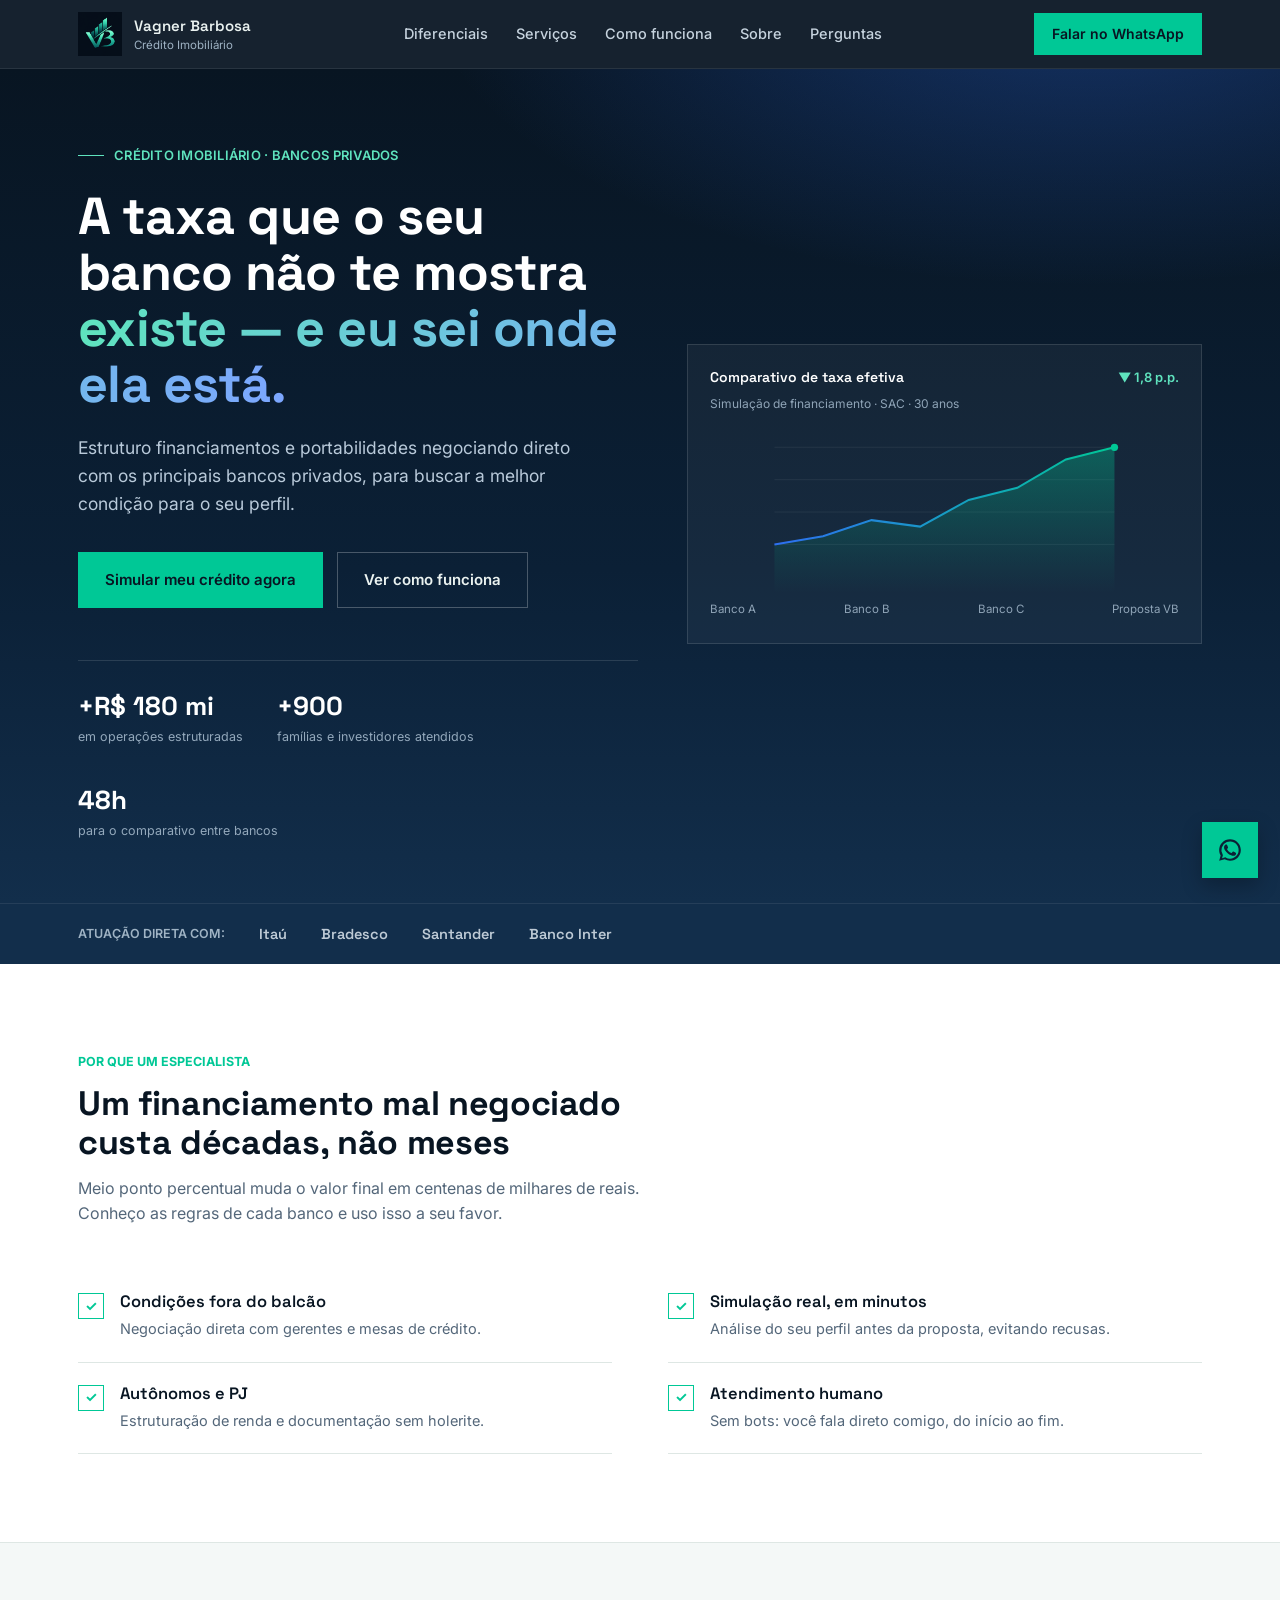
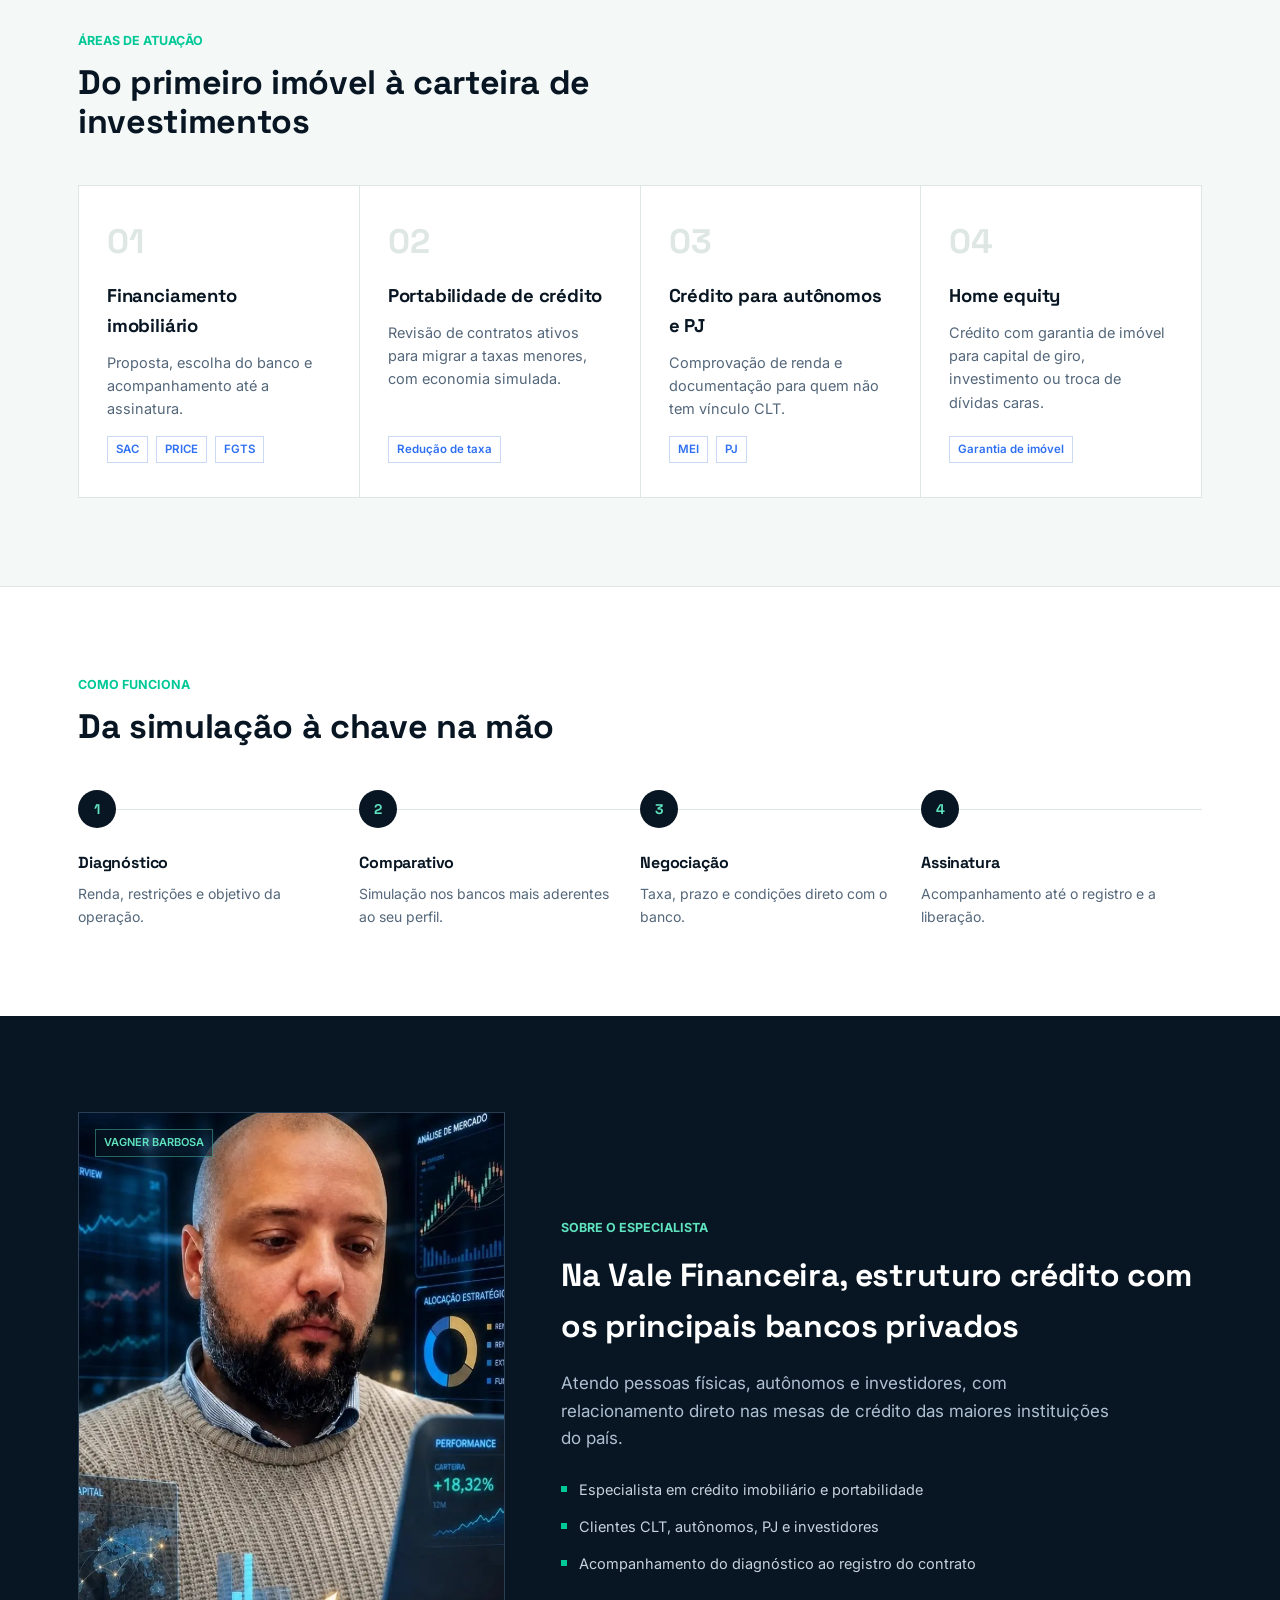
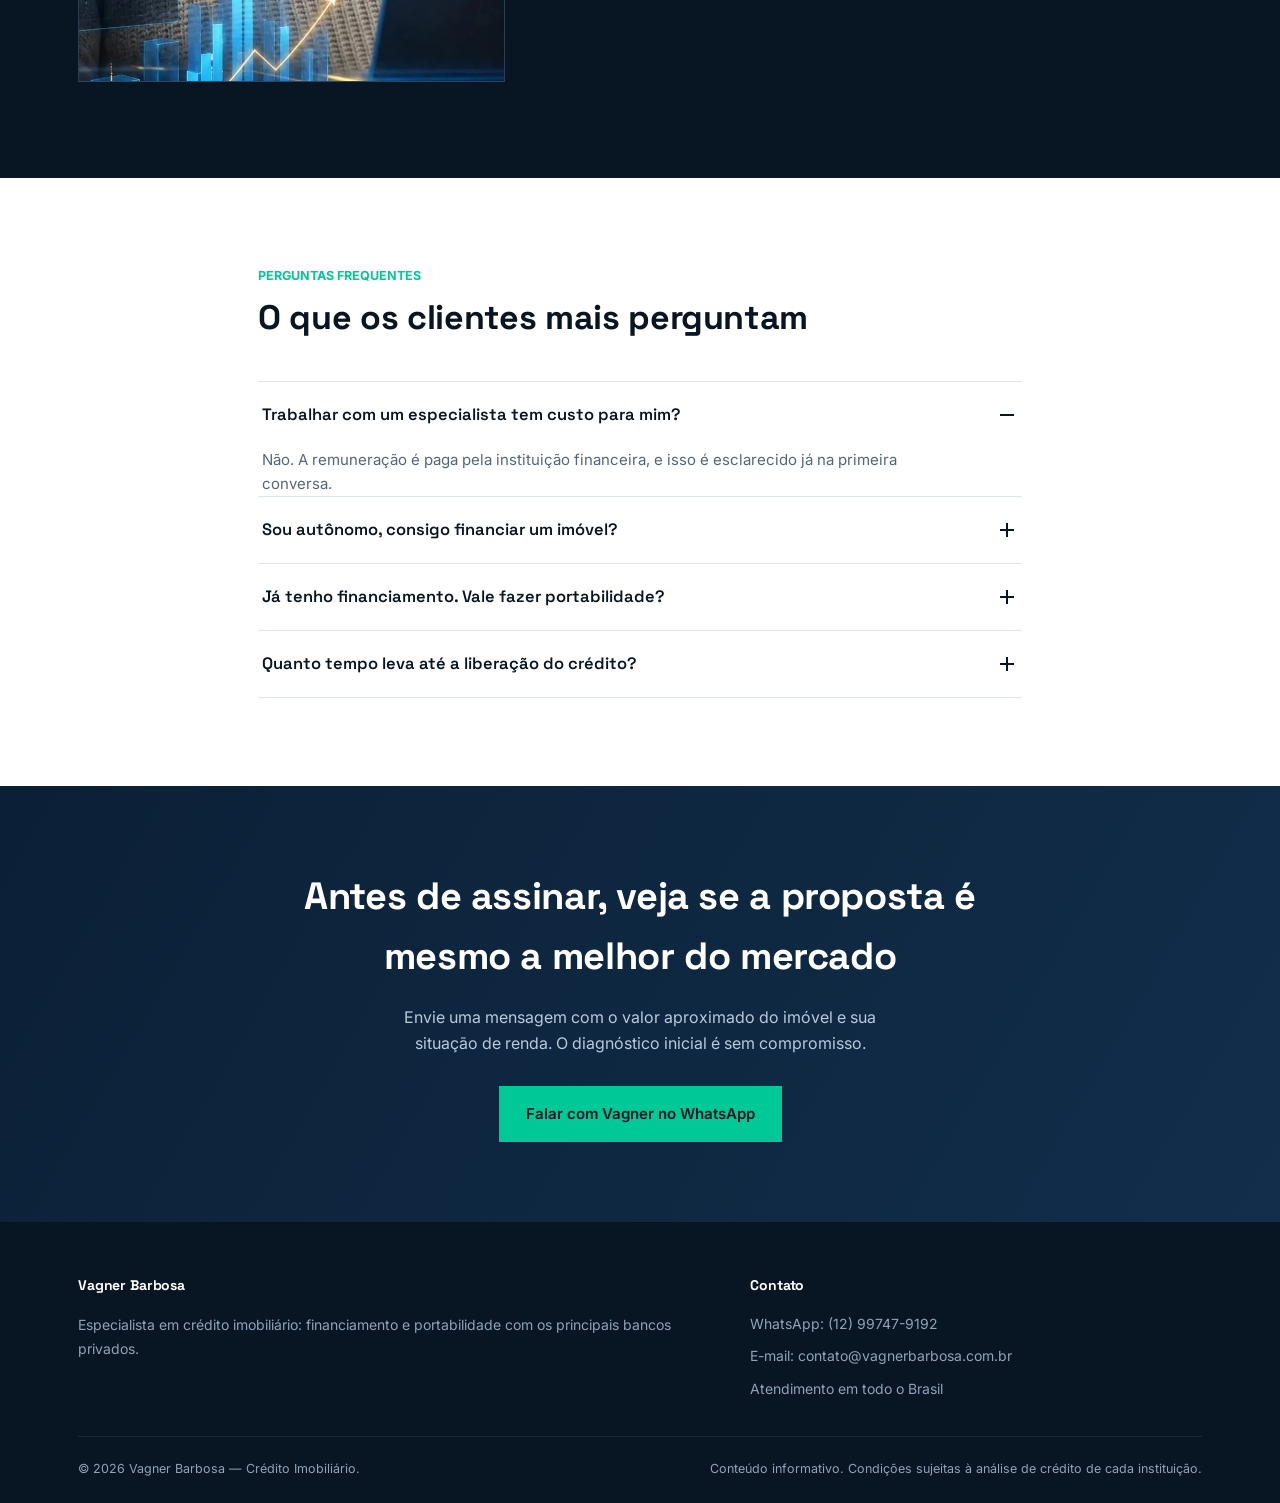
<file: index.html>
<!DOCTYPE html>
<html lang="pt-BR">
<head>
<meta charset="UTF-8">
<meta name="viewport" content="width=device-width, initial-scale=1.0">
<title>Vagner Barbosa | Especialista em Crédito Imobiliário</title>
<link rel="preconnect" href="https://fonts.googleapis.com">
<link href="https://fonts.googleapis.com/css2?family=Space+Grotesk:wght@400;500;600;700&family=Inter:wght@400;500;600;700&display=swap" rel="stylesheet">
<link rel="stylesheet" href="vagner-landing-styles.css">
<script src="vagner-landing-script.js" defer></script>
</head>
<body>

<header>
  <div class="header-inner">
    <div class="brand">
     
     <a href="#top">
       <img class="brand-logo" src="./image/vb-brand.png" alt="VB — Vagner Barbosa, Crédito Imobiliário">
       </a>
      <div class="brand-text">Vagner Barbosa<small>Crédito Imobiliário</small></div>
       
    </div>
    <nav>
      <a href="#diferenciais">Diferenciais</a>
      <a href="#servicos">Serviços</a>
      <a href="#processo">Como funciona</a>
      <a href="#sobre">Sobre</a>
      <a href="#faq">Perguntas</a>
    </nav>
    <a class="header-cta" href="https://wa.me/5512997479192?text=Ol%C3%A1%2C%20quero%20simular%20meu%20cr%C3%A9dito%20imobili%C3%A1rio" target="_blank" rel="noopener">Falar no WhatsApp</a>
  </div>
</header>

<section class="hero">
  <div class="hero-grid">
    <div>
      <div class="eyebrow-line reveal">CRÉDITO IMOBILIÁRIO · BANCOS PRIVADOS</div>
      <h1 class="reveal">A taxa que o seu banco não te mostra <em>existe — e eu sei onde ela está.</em></h1>
      <p class="lede reveal">Estruturo financiamentos e portabilidades negociando direto com os principais bancos privados, para buscar a melhor condição para o seu perfil.</p>
      <div class="hero-ctas reveal">
        <a class="btn-primary" href="https://wa.me/5512997479192?text=Ol%C3%A1%2C%20quero%20simular%20meu%20cr%C3%A9dito%20imobili%C3%A1rio" target="_blank" rel="noopener">Simular meu crédito agora</a>
        <a class="btn-ghost" href="#servicos">Ver como funciona</a>
      </div>
      <div class="hero-stats reveal">
        <div><b>+R$ 180 mi</b><span>em operações estruturadas</span></div>
        <div><b>+900</b><span>famílias e investidores atendidos</span></div>
        <div><b>48h</b><span>para o comparativo entre bancos</span></div>
      </div>
    </div>
    <div class="chart-card reveal">
      <div class="chart-card-head"><b>Comparativo de taxa efetiva</b><span>▼ 1,8 p.p.</span></div>
      <div class="chart-sub">Simulação de financiamento · SAC · 30 anos</div>
      <svg viewBox="0 0 420 210" width="100%" height="170" xmlns="http://www.w3.org/2000/svg">
        <defs>
          <linearGradient id="lineFill" x1="0" y1="0" x2="0" y2="1">
            <stop offset="0%" stop-color="#00C896" stop-opacity="0.35"/>
            <stop offset="100%" stop-color="#00C896" stop-opacity="0"/>
          </linearGradient>
          <linearGradient id="lineStroke" x1="0" y1="0" x2="1" y2="0">
            <stop offset="0%" stop-color="#2E6FF2"/>
            <stop offset="100%" stop-color="#00C896"/>
          </linearGradient>
        </defs>
        <g stroke="rgba(255,255,255,0.08)">
          <line x1="0" y1="30" x2="420" y2="30"/><line x1="0" y1="70" x2="420" y2="70"/>
          <line x1="0" y1="110" x2="420" y2="110"/><line x1="0" y1="150" x2="420" y2="150"/>
        </g>
        <path d="M0,150 L60,140 L120,120 L180,128 L240,95 L300,80 L360,45 L420,30 L420,210 L0,210 Z" fill="url(#lineFill)"/>
        <path d="M0,150 L60,140 L120,120 L180,128 L240,95 L300,80 L360,45 L420,30" fill="none" stroke="url(#lineStroke)" stroke-width="2.5"/>
        <circle cx="420" cy="30" r="4.5" fill="#00C896"/>
      </svg>
      <div class="chart-labels"><span>Banco A</span><span>Banco B</span><span>Banco C</span><span>Proposta VB</span></div>
    </div>
  </div>
</section>

<div class="bank-strip">
  <div class="wrap">
    <span class="label">ATUAÇÃO DIRETA COM:</span>
    <span class="bank-chip">Itaú</span>
    <span class="bank-chip">Bradesco</span>
    <span class="bank-chip">Santander</span>
    <span class="bank-chip">Banco Inter</span>
  </div>
</div>

<section class="diff-section" id="diferenciais">
  <div class="wrap">
    <div class="section-head reveal">
      <span class="kicker">POR QUE UM ESPECIALISTA</span>
      <h2>Um financiamento mal negociado custa décadas, não meses</h2>
      <p>Meio ponto percentual muda o valor final em centenas de milhares de reais. Conheço as regras de cada banco e uso isso a seu favor.</p>
    </div>
    <ul class="checklist">
      <li class="reveal reveal-stagger" style="--i:0">
        <span class="check-ico">✓</span>
        <div><strong>Condições fora do balcão</strong><span>Negociação direta com gerentes e mesas de crédito.</span></div>
      </li>
      <li class="reveal reveal-stagger" style="--i:1">
        <span class="check-ico">✓</span>
        <div><strong>Simulação real, em minutos</strong><span>Análise do seu perfil antes da proposta, evitando recusas.</span></div>
      </li>
      <li class="reveal reveal-stagger" style="--i:2">
        <span class="check-ico">✓</span>
        <div><strong>Autônomos e PJ</strong><span>Estruturação de renda e documentação sem holerite.</span></div>
      </li>
      <li class="reveal reveal-stagger" style="--i:3">
        <span class="check-ico">✓</span>
        <div><strong>Atendimento humano</strong><span>Sem bots: você fala direto comigo, do início ao fim.</span></div>
      </li>
    </ul>
  </div>
</section>

<section class="services" id="servicos">
  <div class="wrap">
    <div class="section-head reveal">
      <span class="kicker">ÁREAS DE ATUAÇÃO</span>
      <h2>Do primeiro imóvel à carteira de investimentos</h2>
    </div>
    <div class="services-grid">
      <div class="service-card reveal reveal-stagger" style="--i:0">
        <div class="service-num">01</div>
        <h3>Financiamento imobiliário</h3>
        <p>Proposta, escolha do banco e acompanhamento até a assinatura.</p>
        <div class="tags"><span>SAC</span><span>PRICE</span><span>FGTS</span></div>
      </div>
      <div class="service-card reveal reveal-stagger" style="--i:1">
        <div class="service-num">02</div>
        <h3>Portabilidade de crédito</h3>
        <p>Revisão de contratos ativos para migrar a taxas menores, com economia simulada.</p>
        <div class="tags"><span>Redução de taxa</span></div>
      </div>
      <div class="service-card reveal reveal-stagger" style="--i:2">
        <div class="service-num">03</div>
        <h3>Crédito para autônomos e PJ</h3>
        <p>Comprovação de renda e documentação para quem não tem vínculo CLT.</p>
        <div class="tags"><span>MEI</span><span>PJ</span></div>
      </div>
      <div class="service-card reveal reveal-stagger" style="--i:3">
        <div class="service-num">04</div>
        <h3>Home equity</h3>
        <p>Crédito com garantia de imóvel para capital de giro, investimento ou troca de dívidas caras.</p>
        <div class="tags"><span>Garantia de imóvel</span></div>
      </div>
    </div>
  </div>
</section>

<section class="process" id="processo">
  <div class="wrap">
    <div class="section-head reveal">
      <span class="kicker">COMO FUNCIONA</span>
      <h2>Da simulação à chave na mão</h2>
    </div>
    <div class="process-list">
      <div class="process-step reveal reveal-stagger" style="--i:0"><div class="dot">1</div><h4>Diagnóstico</h4><p>Renda, restrições e objetivo da operação.</p></div>
      <div class="process-step reveal reveal-stagger" style="--i:1"><div class="dot">2</div><h4>Comparativo</h4><p>Simulação nos bancos mais aderentes ao seu perfil.</p></div>
      <div class="process-step reveal reveal-stagger" style="--i:2"><div class="dot">3</div><h4>Negociação</h4><p>Taxa, prazo e condições direto com o banco.</p></div>
      <div class="process-step reveal reveal-stagger" style="--i:3"><div class="dot">4</div><h4>Assinatura</h4><p>Acompanhamento até o registro e a liberação.</p></div>
    </div>
  </div>
</section>

<section class="about" id="sobre">
  <div class="wrap about-grid">
    <div class="about-photo reveal">
      <span class="frame-tag">VAGNER BARBOSA</span>
      <img src="./image/vag-fin.jpg" alt="Foto de Vagner Barbosa" onerror="this.parentElement.classList.add('no-photo')">
      <div class="placeholder"><div class="plus-ico">+</div><span>Adicione a foto em image/vag-fin.jpg</span></div>
    </div>
    <div class="reveal">
      <span class="kicker kicker-light">SOBRE O ESPECIALISTA</span>
      <h2>Na Vale Financeira, estruturo crédito com os principais bancos privados</h2>
      <p class="lede">Atendo pessoas físicas, autônomos e investidores, com relacionamento direto nas mesas de crédito das maiores instituições do país.</p>
      <ul class="about-credentials">
        <li>Especialista em crédito imobiliário e portabilidade</li>
        <li>Clientes CLT, autônomos, PJ e investidores</li>
        <li>Acompanhamento do diagnóstico ao registro do contrato</li>
      </ul>
    </div>
  </div>
</section>

<section class="faq" id="faq">
  <div class="wrap faq-wrap">
    <div class="section-head reveal">
      <span class="kicker">PERGUNTAS FREQUENTES</span>
      <h2>O que os clientes mais perguntam</h2>
    </div>
    <div class="faq-list">
      <div class="faq-item open reveal reveal-stagger" style="--i:0">
        <button class="faq-q"><span>Trabalhar com um especialista tem custo para mim?</span><span class="plus"></span></button>
        <div class="faq-a"><p>Não. A remuneração é paga pela instituição financeira, e isso é esclarecido já na primeira conversa.</p></div>
      </div>
      <div class="faq-item reveal reveal-stagger" style="--i:1">
        <button class="faq-q"><span>Sou autônomo, consigo financiar um imóvel?</span><span class="plus"></span></button>
        <div class="faq-a"><p>Sim. Boa parte do trabalho é organizar a comprovação de renda de autônomos e PJ para a proposta ser aceita nas melhores condições.</p></div>
      </div>
      <div class="faq-item reveal reveal-stagger" style="--i:2">
        <button class="faq-q"><span>Já tenho financiamento. Vale fazer portabilidade?</span><span class="plus"></span></button>
        <div class="faq-a"><p>Depende da taxa atual, do saldo devedor e do prazo restante. Uma simulação comparativa mostra a economia real antes de qualquer decisão.</p></div>
      </div>
      <div class="faq-item reveal reveal-stagger" style="--i:3">
        <button class="faq-q"><span>Quanto tempo leva até a liberação do crédito?</span><span class="plus"></span></button>
        <div class="faq-a"><p>Varia por banco e documentação, mas o comparativo inicial costuma ficar pronto em até 48 horas.</p></div>
      </div>
    </div>
  </div>
</section>

<section class="final-cta">
  <div class="wrap">
    <h2 class="reveal">Antes de assinar, veja se a proposta é mesmo a melhor do mercado</h2>
    <p class="reveal">Envie uma mensagem com o valor aproximado do imóvel e sua situação de renda. O diagnóstico inicial é sem compromisso.</p>
    <a class="btn-primary reveal" href="https://wa.me/5512997479192?text=Ol%C3%A1%2C%20quero%20simular%20meu%20cr%C3%A9dito%20imobili%C3%A1rio" target="_blank" rel="noopener">Falar com Vagner no WhatsApp</a>
  </div>
</section>

<footer>
  <div class="wrap">
    <div class="footer-grid">
      <div>
        <h4>Vagner Barbosa</h4>
        <p>Especialista em crédito imobiliário: financiamento e portabilidade com os principais bancos privados.</p>
      </div>
      <div>
        <h4>Contato</h4>
        <ul>
          <li>WhatsApp: (12) 99747-9192</li>
          <li>E-mail: contato@vagnerbarbosa.com.br</li>
          <li>Atendimento em todo o Brasil</li>
        </ul>
      </div>
    </div>
    <div class="footer-bottom">
      <span>© 2026 Vagner Barbosa — Crédito Imobiliário.</span>
      <span>Conteúdo informativo. Condições sujeitas à análise de crédito de cada instituição.</span>
    </div>
  </div>
</footer>

<a class="float-wpp" href="https://wa.me/5512997479192?text=Ol%C3%A1%2C%20quero%20simular%20meu%20cr%C3%A9dito%20imobili%C3%A1rio" target="_blank" rel="noopener" aria-label="Falar no WhatsApp">
  <svg width="26" height="26" viewBox="0 0 24 24" fill="none"><path d="M12 2C6.48 2 2 6.48 2 12c0 1.86.5 3.6 1.38 5.1L2 22l5.05-1.35A9.94 9.94 0 0 0 12 22c5.52 0 10-4.48 10-10S17.52 2 12 2Zm0 18a7.9 7.9 0 0 1-4.03-1.1l-.29-.17-3 .8.8-2.92-.19-.3A7.95 7.95 0 1 1 12 20Z" fill="#0B2036"/><path d="M17 14.3c-.27-.14-1.6-.79-1.85-.88-.25-.09-.43-.14-.61.14-.18.27-.7.88-.86 1.06-.16.18-.32.2-.59.07-.27-.14-1.15-.42-2.19-1.35-.81-.72-1.36-1.61-1.52-1.88-.16-.27-.02-.42.12-.55.12-.12.27-.32.4-.48.14-.16.18-.27.27-.45.09-.18.05-.34-.02-.48-.07-.14-.61-1.47-.84-2.01-.22-.53-.44-.46-.61-.47h-.52c-.18 0-.48.07-.73.34-.25.27-.96.94-.96 2.29 0 1.35.98 2.66 1.12 2.84.14.18 1.93 2.95 4.68 4.14.65.28 1.16.45 1.56.58.66.21 1.25.18 1.72.11.53-.08 1.6-.65 1.83-1.28.23-.63.23-1.17.16-1.28-.07-.11-.25-.18-.52-.32Z" fill="#0B2036"/></svg>
</a>

</body>
</html>
</file>
<file: vagner-landing-styles.css>
:root{
  --navy-950:#081522; --navy-900:#0B2036; --navy-800:#122E4B;
  --blue-500:#2E6FF2; --blue-300:#7CA6FF;
  --teal-500:#00C896; --teal-300:#5FE3BE;
  --bg:#F4F8F7; --paper:#FFFFFF; --ink:#0E1B2A; --muted:#54677A; --line:#DEE7E4;
  --maxw:1180px;
  --logo-h:44px;        /* altura da logo no header (desktop) */
  --logo-max-w:140px;   /* largura máxima da logo (desktop) */
}
*{box-sizing:border-box;}
html{scroll-behavior:smooth;}
body{margin:0;background:var(--bg);color:var(--ink);font:16px/1.6 'Inter',sans-serif;-webkit-font-smoothing:antialiased;}
h1,h2,h3,h4{font-family:'Space Grotesk',sans-serif;margin:0;letter-spacing:-0.01em;color:var(--navy-950);}
a{color:inherit;text-decoration:none;}
img{display:block;max-width:100%;height:auto;}
ul{list-style:none;margin:0;padding:0;}
section{position:relative;}
.wrap{max-width:var(--maxw);margin:0 auto;padding:0 28px;}

/* Header */
header{position:sticky;top:0;z-index:50;background:rgba(8,21,34,.94);backdrop-filter:blur(6px);border-bottom:1px solid rgba(255,255,255,.08);}
.header-inner{max-width:var(--maxw);margin:0 auto;padding:12px 28px;display:flex;align-items:center;justify-content:space-between;gap:24px;min-height:68px;}
.brand{display:flex;align-items:center;gap:12px;min-width:0;}
.brand-logo{
  height:var(--logo-h);   /* dimensiona pela altura */
  width:auto;             /* mantém a proporção original do PNG */
  max-width:var(--logo-max-w);
  flex:none;              /* não encolhe no flex */
  object-fit:contain;
  object-position:center;
}
.brand-text{color:#EAF2F0;font:600 15px/1.2 'Space Grotesk';white-space:nowrap;}
.brand-text small{display:block;font:400 11.5px 'Inter';color:#9FB3C4;margin-top:3px;}
nav{display:flex;gap:28px;}
nav a{color:#C6D3DE;font-size:14.5px;font-weight:500;transition:color .15s;}
nav a:hover{color:var(--teal-300);}
.header-cta{background:var(--teal-500);color:var(--navy-950);padding:10px 18px;font-weight:600;font-size:14px;white-space:nowrap;}

/* Buttons */
.btn-primary,.btn-ghost{display:inline-flex;align-items:center;gap:10px;padding:15px 26px;font-weight:600;font-size:15px;}
.btn-primary{background:var(--teal-500);color:var(--navy-950);border:1px solid var(--teal-500);transition:transform .15s,background .15s;}
.btn-primary:hover{background:var(--teal-300);transform:translateY(-1px);}
.btn-ghost{color:#EAF2F0;border:1px solid rgba(255,255,255,.25);}
.btn-ghost:hover{border-color:var(--teal-300);color:var(--teal-300);}

/* Hero */
.hero{background:radial-gradient(1100px 500px at 85% -10%,rgba(46,111,242,.35),transparent 60%),linear-gradient(180deg,var(--navy-950),var(--navy-900) 60%,var(--navy-800));color:#fff;overflow:hidden;padding:76px 0 0;}
.hero-grid{display:grid;grid-template-columns:1.05fr .95fr;gap:40px;align-items:center;max-width:var(--maxw);margin:0 auto;padding:0 28px 60px;}
.eyebrow-line{display:flex;align-items:center;gap:10px;margin-bottom:22px;color:var(--teal-300);font-size:13px;font-weight:600;letter-spacing:.02em;}
.eyebrow-line::before{content:"";width:26px;height:1px;background:var(--teal-300);}
.hero h1{font-size:clamp(34px,4.4vw,52px);line-height:1.08;color:#fff;max-width:640px;}
.hero h1 em{font-style:normal;background:linear-gradient(90deg,var(--teal-300),var(--blue-300));-webkit-background-clip:text;background-clip:text;color:transparent;}
.lede{margin-top:22px;color:#B9CADA;font-size:17.5px;max-width:520px;}
.hero-ctas{display:flex;gap:14px;margin-top:34px;flex-wrap:wrap;}
.hero-stats{display:flex;gap:34px;margin-top:52px;padding-top:28px;border-top:1px solid rgba(255,255,255,.12);max-width:560px;flex-wrap:wrap;}
.hero-stats b{display:block;font:700 26px 'Space Grotesk';color:#fff;}
.hero-stats span{font-size:12.5px;color:#93A8BB;}

.chart-card{background:rgba(255,255,255,.045);border:1px solid rgba(255,255,255,.12);padding:22px 22px 10px;}
.chart-card-head{display:flex;justify-content:space-between;align-items:baseline;margin-bottom:6px;}
.chart-card-head b{font:600 14px 'Space Grotesk';color:#fff;}
.chart-card-head span{color:var(--teal-300);font-size:13px;font-weight:600;}
.chart-sub{color:#8FA4B7;font-size:12px;margin-bottom:10px;}
.chart-labels{display:flex;justify-content:space-between;color:#8FA4B7;font-size:11.5px;padding-bottom:14px;}

/* Bank strip */
.bank-strip{background:var(--navy-800);border-top:1px solid rgba(255,255,255,.08);}
.bank-strip .wrap{display:flex;align-items:center;gap:34px;flex-wrap:wrap;padding:20px 28px;}
.bank-strip .label{color:#9FB3C4;font-size:12.5px;font-weight:600;white-space:nowrap;}
.bank-chip{color:#DCE6EE;font:600 14.5px 'Space Grotesk';opacity:.85;}

/* Section heads */
.section-head{max-width:600px;margin-bottom:44px;}
.kicker{display:block;color:var(--teal-500);font-weight:700;font-size:12.5px;margin-bottom:12px;}
.kicker-light{color:var(--teal-300);}
.section-head h2{font-size:clamp(26px,3vw,34px);line-height:1.15;}
.section-head p{color:var(--muted);margin-top:14px;}

/* Diferenciais */
.diff-section{padding:88px 0;background:var(--paper);}
.checklist{display:grid;grid-template-columns:1fr 1fr;gap:0 56px;}
.checklist li{display:flex;gap:16px;padding:20px 0;border-bottom:1px solid var(--line);}
.check-ico{flex:none;width:26px;height:26px;border:1.5px solid var(--teal-500);color:var(--teal-500);display:flex;align-items:center;justify-content:center;font-size:14px;font-weight:700;margin-top:2px;}
.checklist strong{display:block;font:600 16.5px 'Space Grotesk';color:var(--navy-950);margin-bottom:4px;}
.checklist span:not(.check-ico){color:var(--muted);font-size:14.5px;}

/* Services */
.services{padding:88px 0;border-block:1px solid var(--line);}
.services-grid{display:grid;grid-template-columns:repeat(4,1fr);gap:1px;background:var(--line);border:1px solid var(--line);}
.service-card{background:var(--paper);padding:34px 28px;min-height:220px;display:flex;flex-direction:column;}
.service-num{font:700 34px 'Space Grotesk';color:var(--line);margin-bottom:18px;}
.service-card h3{font-size:18.5px;margin-bottom:10px;}
.service-card p{color:var(--muted);font-size:14.5px;margin:0;flex:1;}
.tags{margin-top:16px;display:flex;gap:8px;flex-wrap:wrap;}
.tags span{font-size:11.5px;font-weight:600;color:var(--blue-500);border:1px solid #C9D9F5;padding:3px 8px;}

/* Process */
.process{padding:88px 0;background:var(--paper);}
.process-list{display:grid;grid-template-columns:repeat(4,1fr);position:relative;}
.process-list::before{content:"";position:absolute;top:19px;left:0;right:0;height:1px;background:var(--line);}
.process-step{position:relative;padding-right:20px;}
.dot{width:38px;height:38px;border-radius:50%;background:var(--navy-950);color:var(--teal-300);display:flex;align-items:center;justify-content:center;font:700 14px 'Space Grotesk';margin-bottom:22px;position:relative;z-index:1;}
.process-step h4{font-size:16px;margin-bottom:8px;}
.process-step p{color:var(--muted);font-size:14px;margin:0;}

/* About */
.about{padding:96px 0;background:var(--navy-950);color:#fff;}
.about-grid{display:grid;grid-template-columns:.8fr 1.2fr;gap:56px;align-items:center;}
.about h2{color:#fff;margin-top:10px;font-size:clamp(24px,3vw,32px);}
.about .lede{color:#AEC0D2;font-size:17px;margin-top:18px;max-width:560px;}
.about-credentials{margin-top:26px;display:grid;gap:14px;}
.about-credentials li{display:flex;gap:12px;font-size:14.5px;color:#C6D3DE;}
.about-credentials li::before{content:"";width:6px;height:6px;background:var(--teal-500);margin-top:8px;flex:none;}
.about-photo{aspect-ratio:3/4;position:relative;overflow:hidden;border:1px solid rgba(255,255,255,.12);background:linear-gradient(150deg,#152C46,#0B2036);}
.about-photo img{width:100%;height:100%;max-width:none;object-fit:cover;object-position:center top;position:relative;z-index:1;}
.about-photo.no-photo img{display:none;}
.placeholder{display:none;position:absolute;inset:0;margin:10px;flex-direction:column;align-items:center;justify-content:center;gap:14px;border:1.5px dashed rgba(255,255,255,.28);}
.no-photo .placeholder{display:flex;}
.plus-ico{width:44px;height:44px;border-radius:50%;border:1.5px solid var(--teal-300);display:flex;align-items:center;justify-content:center;color:var(--teal-300);font-size:22px;font-weight:300;}
.placeholder span{color:#9FB3C4;font-size:13px;text-align:center;max-width:70%;}
.frame-tag{position:absolute;top:16px;left:16px;z-index:2;font-size:11px;font-weight:600;color:var(--teal-300);border:1px solid rgba(95,227,190,.4);padding:4px 8px;background:rgba(8,21,34,.55);}

/* FAQ */
.faq{padding:88px 0;background:var(--paper);}
.faq-wrap{max-width:820px;}
.faq-wrap .section-head{max-width:100%;}
.faq-item{border-bottom:1px solid var(--line);}
.faq-item:first-child{border-top:1px solid var(--line);}
.faq-q{width:100%;text-align:left;background:none;border:none;cursor:pointer;padding:22px 4px;display:flex;justify-content:space-between;align-items:center;gap:20px;font:600 16.5px 'Space Grotesk';color:var(--navy-950);}
.plus{flex:none;width:22px;height:22px;position:relative;}
.plus::before,.plus::after{content:"";position:absolute;background:var(--navy-950);top:50%;left:50%;transform:translate(-50%,-50%);}
.plus::before{width:14px;height:2px;}
.plus::after{width:2px;height:14px;transition:transform .2s;}
.faq-item.open .plus::after{transform:translate(-50%,-50%) rotate(90deg) scaleY(0);}
.faq-a{max-height:0;overflow:hidden;transition:max-height .25s ease;}
.faq-a p{color:var(--muted);font-size:15px;padding:0 4px 24px;max-width:680px;margin:0;}

/* Final CTA */
.final-cta{padding:80px 0;background:linear-gradient(120deg,var(--navy-900),var(--navy-800));color:#fff;text-align:center;}
.final-cta h2{color:#fff;font-size:clamp(26px,3.4vw,38px);max-width:680px;margin:0 auto 18px;}
.final-cta p{color:#B9CADA;max-width:520px;margin:0 auto 30px;}

/* Footer */
footer{background:var(--navy-950);color:#8FA4B7;padding:52px 0 24px;font-size:14px;}
.footer-grid{display:grid;grid-template-columns:1.4fr 1fr;gap:40px;padding-bottom:36px;border-bottom:1px solid rgba(255,255,255,.08);}
.footer-grid h4{color:#fff;font-size:14px;margin-bottom:16px;}
.footer-grid p{margin:0;line-height:1.7;}
.footer-grid ul{display:grid;gap:10px;}
.footer-bottom{padding-top:22px;display:flex;justify-content:space-between;flex-wrap:wrap;gap:10px;font-size:12.5px;}

/* WhatsApp flutuante */
.float-wpp{position:fixed;bottom:22px;right:22px;z-index:60;background:var(--teal-500);width:56px;height:56px;display:flex;align-items:center;justify-content:center;box-shadow:0 8px 20px rgba(0,0,0,.25);}

/* Scroll reveal */
.reveal{opacity:0;transform:translateY(28px);transition:opacity .7s cubic-bezier(.2,.6,.2,1),transform .7s cubic-bezier(.2,.6,.2,1);}
.reveal.is-visible{opacity:1;transform:none;}
.reveal-stagger.is-visible{transition-delay:calc(var(--i,0)*90ms);}
@media (prefers-reduced-motion:reduce){.reveal{transition:none;opacity:1;transform:none;}}

/* Responsivo */
@media (max-width:900px){.services-grid{grid-template-columns:repeat(2,1fr);} .checklist{grid-template-columns:1fr;}}
@media (max-width:860px){nav{display:none;} .process-list{grid-template-columns:1fr;gap:28px;} .process-list::before{display:none;}}
@media (max-width:760px){
  :root{--logo-h:36px;--logo-max-w:110px;}
  .hero-grid,.about-grid,.footer-grid,.services-grid{grid-template-columns:1fr;}
  .header-inner{padding:10px 18px;gap:12px;}
  .brand-text{font-size:14px;}
  .header-cta{font-size:12px;padding:9px 11px;}
}
</file>
